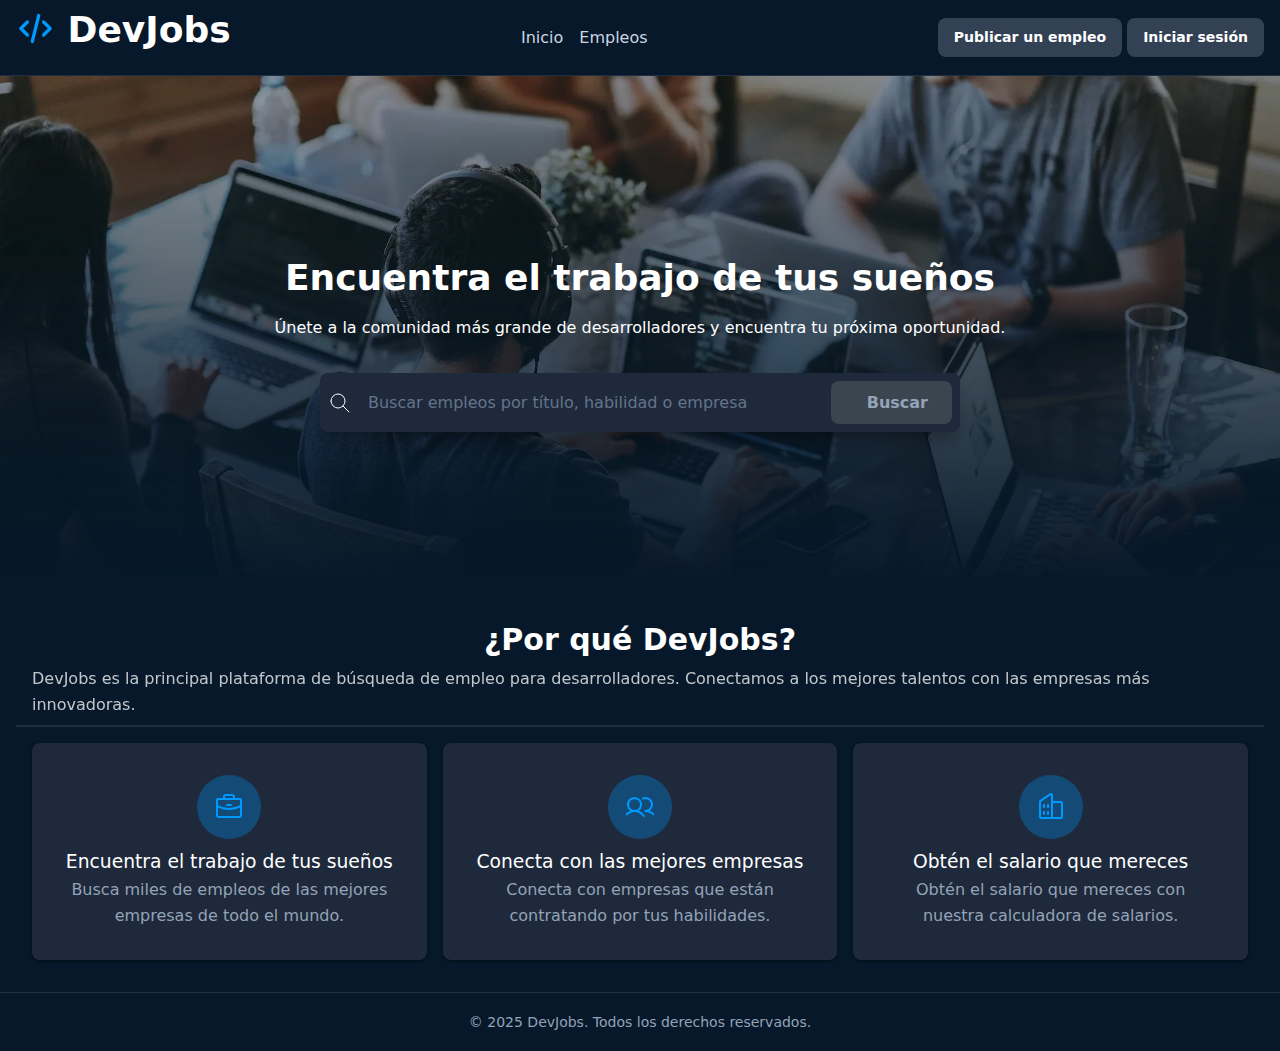
<file: 01-ejercicio-html-css/index.html>
<!-- Aquí el contenido de tu página index.html -->
<!DOCTYPE html>
<html lang="es">
  <head>
    <title>DevJobs - Inicio</title>
    <meta name="viewport" content="width=device-width, initial-scale=1.0" />
    <meta charset="UTF-8" />
    <meta
      name="description"
      content="Encuentra las mejores ofertas de trabajo para desarrolladores en DevJobs."
    />
    <link rel="icon" href="./images/favicon.svg" type="image/svg+xlm/" />
    <link rel="stylesheet" href="./styles.css" />
    <link rel="stylesheet" href="./responsive.css" />
  </head>

  <body>
    <header>
      <h1>
        <svg
          xmlns="http://www.w3.org/2000/svg"
          width="39"
          height="39"
          viewBox="0 0 24 24"
          fill="none"
          stroke="#09f"
          stroke-width="2"
          stroke-linecap="round"
          stroke-linejoin="round"
          class="icon icon-tabler icons-tabler-outline icon-tabler-code"
        >
          <path stroke="none" d="M0 0h24v24H0z" fill="none" />
          <path d="M7 8l-4 4l4 4" />
          <path d="M17 8l4 4l-4 4" />
          <path d="M14 4l-4 16" />
        </svg>
        DevJobs
      </h1>

      <nav>
        <a href="./index.html">
          <svg
            class="res-ico"
            xmlns="http://www.w3.org/2000/svg"
            width="24"
            height="24"
            viewBox="0 0 24 24"
            fill="none"
            stroke="currentColor"
            stroke-width="2"
            stroke-linecap="round"
            stroke-linejoin="round"
            class="icon icon-tabler icons-tabler-outline icon-tabler-home-2"
          >
            <path stroke="none" d="M0 0h24v24H0z" fill="none" />
            <path d="M5 12l-2 0l9 -9l9 9l-2 0" />
            <path d="M5 12v7a2 2 0 0 0 2 2h10a2 2 0 0 0 2 -2v-7" />
            <path d="M10 12h4v4h-4z" />
          </svg>
          <span class="res-txt">Inicio</span></a
        >
        <a href="./empleos.html">
          <svg
            class="res-ico"
            xmlns="http://www.w3.org/2000/svg"
            width="24"
            height="24"
            viewBox="0 0 24 24"
            fill="none"
            stroke="currentColor"
            stroke-width="2"
            stroke-linecap="round"
            stroke-linejoin="round"
            class="icon icon-tabler icons-tabler-outline icon-tabler-briefcase"
          >
            <path stroke="none" d="M0 0h24v24H0z" fill="none" />
            <path
              d="M3 7m0 2a2 2 0 0 1 2 -2h14a2 2 0 0 1 2 2v9a2 2 0 0 1 -2 2h-14a2 2 0 0 1 -2 -2z"
            />
            <path d="M8 7v-2a2 2 0 0 1 2 -2h4a2 2 0 0 1 2 2v2" />
            <path d="M12 12l0 .01" />
            <path d="M3 13a20 20 0 0 0 18 0" />
          </svg>
          <span class="res-txt">Empleos</span></a
        >
      </nav>

      <div>
        <a href="">
          <svg
            class="res-ico"
            xmlns="http://www.w3.org/2000/svg"
            width="24"
            height="24"
            viewBox="0 0 24 24"
            fill="currentColor"
            class="icon icon-tabler icons-tabler-filled icon-tabler-copy-plus"
          >
            <path stroke="none" d="M0 0h24v24H0z" fill="none" />
            <path
              d="M18.333 6a3.667 3.667 0 0 1 3.667 3.667v8.666a3.667 3.667 0 0 1 -3.667 3.667h-8.666a3.667 3.667 0 0 1 -3.667 -3.667v-8.666a3.667 3.667 0 0 1 3.667 -3.667zm-4.333 4a1 1 0 0 0 -1 1v2h-2a1 1 0 0 0 -.993 .883l-.007 .117a1 1 0 0 0 1 1h2v2a1 1 0 0 0 .883 .993l.117 .007a1 1 0 0 0 1 -1v-2h2a1 1 0 0 0 .993 -.883l.007 -.117a1 1 0 0 0 -1 -1h-2v-2a1 1 0 0 0 -.883 -.993zm1 -8c1.094 0 1.828 .533 2.374 1.514a1 1 0 1 1 -1.748 .972c-.221 -.398 -.342 -.486 -.626 -.486h-10c-.548 0 -1 .452 -1 1v9.998c0 .32 .154 .618 .407 .805l.1 .065a1 1 0 1 1 -.99 1.738a3 3 0 0 1 -1.517 -2.606v-10c0 -1.652 1.348 -3 3 -3z"
            />
          </svg>
          <span class="res-txt">Publicar un empleo</span></a
        >
        <a href="">
          <svg
            class="res-ico"
            xmlns="http://www.w3.org/2000/svg"
            width="24"
            height="24"
            viewBox="0 0 24 24"
            fill="none"
            stroke="currentColor"
            stroke-width="2"
            stroke-linecap="round"
            stroke-linejoin="round"
            class="icon icon-tabler icons-tabler-outline icon-tabler-login-2"
          >
            <path stroke="none" d="M0 0h24v24H0z" fill="none" />
            <path
              d="M9 8v-2a2 2 0 0 1 2 -2h7a2 2 0 0 1 2 2v12a2 2 0 0 1 -2 2h-7a2 2 0 0 1 -2 -2v-2"
            />
            <path d="M3 12h13l-3 -3" />
            <path d="M13 15l3 -3" />
          </svg>
          <span class="res-txt">Iniciar sesión</span></a
        >
      </div>
    </header>

    <main>
      <section>
        <img src="/background.webp" alt="trabajadores" width="200" />

        <h1>Encuentra el trabajo de tus sueños</h1>

        <p>
          Únete a la comunidad más grande de desarrolladores y encuentra tu
          próxima oportunidad.
        </p>

        <form role="search">
          <div>
            <svg
              class="res-txt"
              xmlns="http://www.w3.org/2000/svg"
              width="24"
              height="24"
              viewBox="0 0 24 24"
              fill="none"
              stroke="currentColor"
              stroke-width="1"
              stroke-linecap="round"
              stroke-linejoin="round"
              class="icon icon-tabler icons-tabler-outline icon-tabler-search"
            >
              <path stroke="none" d="M0 0h24v24H0z" fill="none" />
              <path d="M10 10m-7 0a7 7 0 1 0 14 0a7 7 0 1 0 -14 0" />
              <path d="M21 21l-6 -6" />
            </svg>
            <input
              required
              type="text"
              placeholder="Buscar empleos por título, habilidad o empresa"
            />

            <button type="submit">
              <svg
                class="res-ico"
                xmlns="http://www.w3.org/2000/svg"
                width="24"
                height="24"
                viewBox="0 0 24 24"
                fill="none"
                stroke="currentColor"
                stroke-width="1"
                stroke-linecap="round"
                stroke-linejoin="round"
                class="icon icon-tabler icons-tabler-outline icon-tabler-search"
              >
                <path stroke="none" d="M0 0h24v24H0z" fill="none" />
                <path d="M10 10m-7 0a7 7 0 1 0 14 0a7 7 0 1 0 -14 0" />
                <path d="M21 21l-6 -6" />
              </svg>
              <span class="res-txt">Buscar</span>
            </button>
          </div>
        </form>
      </section>

      <section>
        <header>
          <h2>¿Por qué DevJobs?</h2>
          <p>
            DevJobs es la principal plataforma de búsqueda de empleo para
            desarrolladores. Conectamos a los mejores talentos con las empresas
            más innovadoras.
          </p>
        </header>

        <footer>
          <article>
            <svg
              class="icons"
              fill="currentColor"
              height="32"
              viewBox="0 0 256 256"
              width="32"
              xmlns="http://www.w3.org/2000/svg"
              aria-hidden="true"
            >
              <path
                d="M216,56H176V48a24,24,0,0,0-24-24H104A24,24,0,0,0,80,48v8H40A16,16,0,0,0,24,72V200a16,16,0,0,0,16,16H216a16,16,0,0,0,16-16V72A16,16,0,0,0,216,56ZM96,48a8,8,0,0,1,8-8h48a8,8,0,0,1,8,8v8H96ZM216,72v41.61A184,184,0,0,1,128,136a184.07,184.07,0,0,1-88-22.38V72Zm0,128H40V131.64A200.19,200.19,0,0,0,128,152a200.25,200.25,0,0,0,88-20.37V200ZM104,112a8,8,0,0,1,8-8h32a8,8,0,0,1,0,16H112A8,8,0,0,1,104,112Z"
              ></path>
            </svg>
            <h3>Encuentra el trabajo de tus sueños</h3>
            <p>
              Busca miles de empleos de las mejores empresas de todo el mundo.
            </p>
          </article>

          <article>
            <svg
              class="icons"
              fill="currentColor"
              height="32"
              viewBox="0 0 256 256"
              width="32"
              xmlns="http://www.w3.org/2000/svg"
              aria-hidden="true"
            >
              <path
                d="M117.25,157.92a60,60,0,1,0-66.5,0A95.83,95.83,0,0,0,3.53,195.63a8,8,0,1,0,13.4,8.74,80,80,0,0,1,134.14,0,8,8,0,0,0,13.4-8.74A95.83,95.83,0,0,0,117.25,157.92ZM40,108a44,44,0,1,1,44,44A44.05,44.05,0,0,1,40,108Zm210.14,98.7a8,8,0,0,1-11.07-2.33A79.83,79.83,0,0,0,172,168a8,8,0,0,1,0-16,44,44,0,1,0-16.34-84.87,8,8,0,1,1-5.94-14.85,60,60,0,0,1,55.53,105.64,95.83,95.83,0,0,1,47.22,37.71A8,8,0,0,1,250.14,206.7Z"
              ></path>
            </svg>
            <h3>Conecta con las mejores empresas</h3>
            <p>
              Conecta con empresas que están contratando por tus habilidades.
            </p>
          </article>

          <article>
            <svg
              class="icons"
              fill="currentColor"
              height="32"
              viewBox="0 0 256 256"
              width="32"
              xmlns="http://www.w3.org/2000/svg"
              aria-hidden="true"
            >
              <path
                d="M240,208H224V96a16,16,0,0,0-16-16H144V32a16,16,0,0,0-24.88-13.32L39.12,72A16,16,0,0,0,32,85.34V208H16a8,8,0,0,0,0,16H240a8,8,0,0,0,0-16ZM208,96V208H144V96ZM48,85.34,128,32V208H48ZM112,112v16a8,8,0,0,1-16,0V112a8,8,0,1,1,16,0Zm-32,0v16a8,8,0,0,1-16,0V112a8,8,0,1,1,16,0Zm0,56v16a8,8,0,0,1-16,0V168a8,8,0,0,1,16,0Zm32,0v16a8,8,0,0,1-16,0V168a8,8,0,0,1,16,0Z"
              ></path>
            </svg>
            <h3>Obtén el salario que mereces</h3>
            <p>
              Obtén el salario que mereces con nuestra calculadora de salarios.
            </p>
          </article>
        </footer>
      </section>
    </main>

    <footer>
      <small>&copy; 2025 DevJobs. Todos los derechos reservados.</small>
    </footer>
  </body>
</html>
</file>
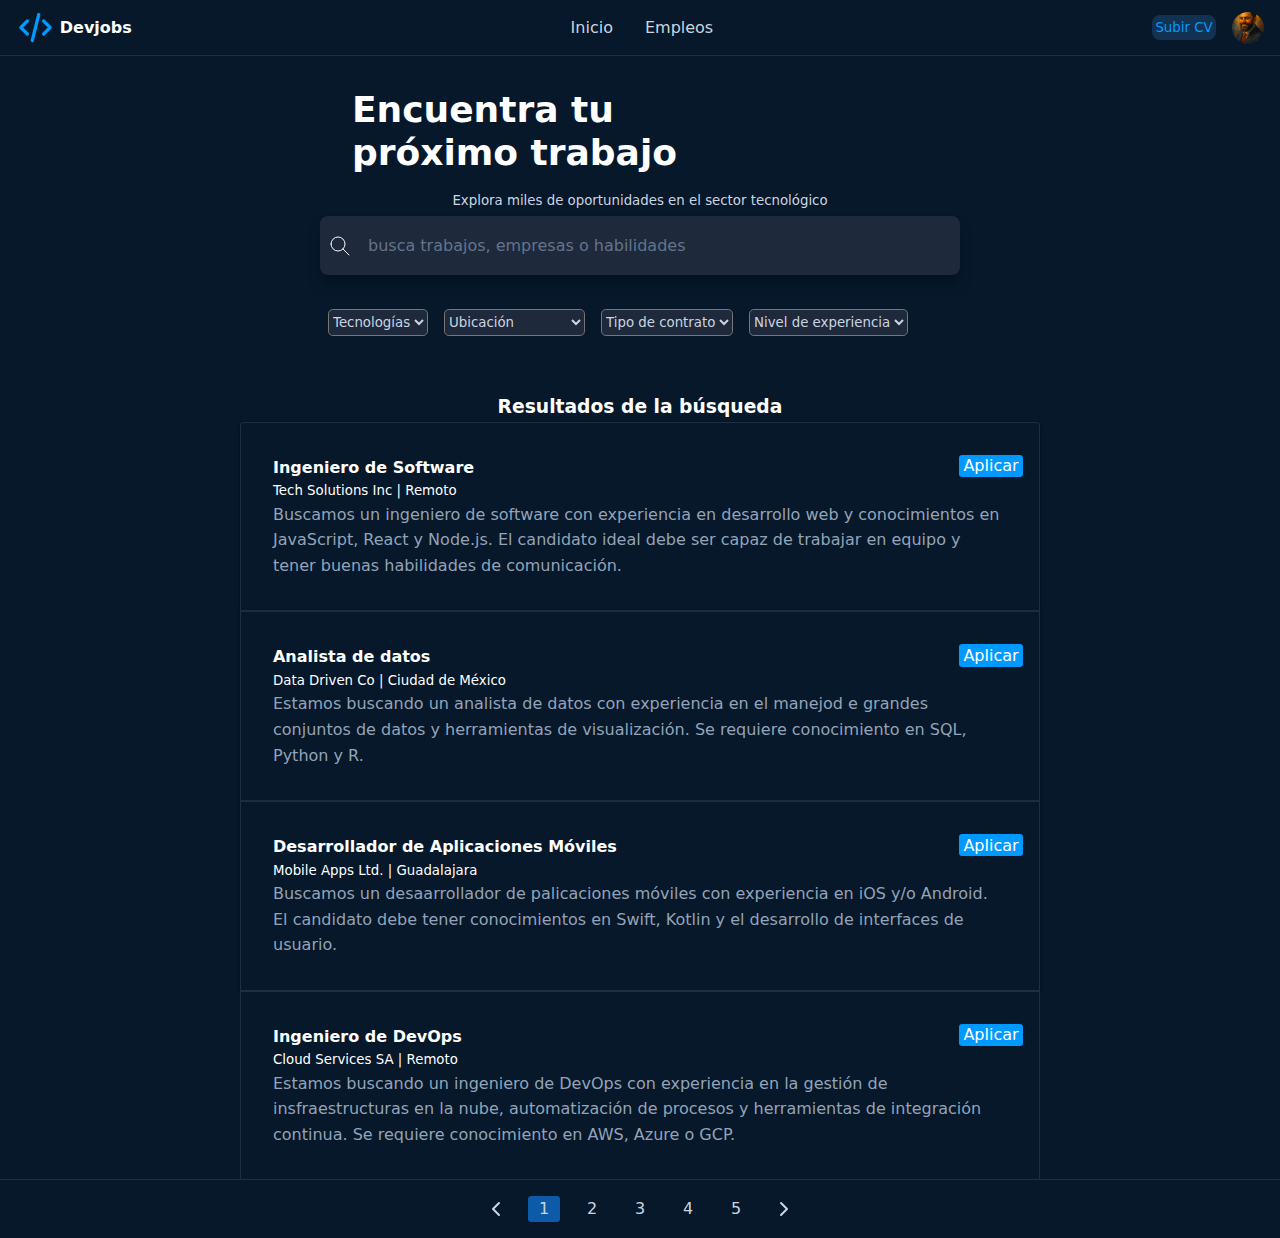
<file: 01-ejercicio-html-css/empleos.html>
<!-- Aquí el contenido de tu página empleos.html -->
 <!DOCTYPE html>
<html lang="es">
  <head>
    <meta charset="UTF-8" />
    <meta name="viewport" content="width=device-width, initial-scale=1.0" />
    <meta name="description" content="pagina de busqueda de empleos" />
    <meta name="robots" content="index, follow" />
    <meta
      name="theme color"
      media="(prefers-color-sheme: light)"
      content="#fffff"
    />
    <meta
      name="theme color"
      media="(prefers-color-sheme: dark)"
      content="#121212"
    />
    <link rel="icon" href="./images/favicon.svg" type="image/svg+xlm/" />
    <link rel="stylesheet" href="./styles.css" />
    <link rel="stylesheet" href="./responsive.css" />
    <title>Buscar empleos</title>
  </head>
  <body>
    <header>
      <nav id="empleosNav" class="navbar">
        <h4 class="logo">
          <svg
          xmlns="http://www.w3.org/2000/svg"
          width="39"
          height="39"
          viewBox="0 0 24 24"
          fill="none"
          stroke="#09f"
          stroke-width="2"
          stroke-linecap="round"
          stroke-linejoin="round"
          class="icon icon-tabler icons-tabler-outline icon-tabler-code"
        >
          <path stroke="none" d="M0 0h24v24H0z" fill="none" />
          <path d="M7 8l-4 4l4 4" />
          <path d="M17 8l4 4l-4 4" />
          <path d="M14 4l-4 16" />
        </svg>
          Devjobs
        </h4>
        <ul class="navLinks">
          <li>
          <a href="./index.html">
          <svg
            class="res-ico"
            xmlns="http://www.w3.org/2000/svg"
            width="24"
            height="24"
            viewBox="0 0 24 24"
            fill="none"
            stroke="currentColor"
            stroke-width="2"
            stroke-linecap="round"
            stroke-linejoin="round"
            class="icon icon-tabler icons-tabler-outline icon-tabler-home-2"
          >
            <path stroke="none" d="M0 0h24v24H0z" fill="none" />
            <path d="M5 12l-2 0l9 -9l9 9l-2 0" />
            <path d="M5 12v7a2 2 0 0 0 2 2h10a2 2 0 0 0 2 -2v-7" />
            <path d="M10 12h4v4h-4z" />
          </svg>
          <span class="res-txt">Inicio</span></a
        >
          </li>
          <li>
            <a href="./empleos.html">
          <svg
            class="res-ico"
            xmlns="http://www.w3.org/2000/svg"
            width="24"
            height="24"
            viewBox="0 0 24 24"
            fill="none"
            stroke="currentColor"
            stroke-width="2"
            stroke-linecap="round"
            stroke-linejoin="round"
            class="icon icon-tabler icons-tabler-outline icon-tabler-briefcase"
          >
            <path stroke="none" d="M0 0h24v24H0z" fill="none" />
            <path
              d="M3 7m0 2a2 2 0 0 1 2 -2h14a2 2 0 0 1 2 2v9a2 2 0 0 1 -2 2h-14a2 2 0 0 1 -2 -2z"
            />
            <path d="M8 7v-2a2 2 0 0 1 2 -2h4a2 2 0 0 1 2 2v2" />
            <path d="M12 12l0 .01" />
            <path d="M3 13a20 20 0 0 0 18 0" />
          </svg>
          <span class="res-txt">Empleos</span></a
        >
          </li>
        </ul>
        <div class="navActions">
          <button class="uploadBtn"
          type="button"
          onclick="document.getElementById('subircv').click()"
        >
        <svg class="res-ico" xmlns="http://www.w3.org/2000/svg" width="24" height="24" viewBox="0 0 24 24" fill="none" stroke="currentColor" stroke-width="2" stroke-linecap="round" stroke-linejoin="round" class="icon icon-tabler icons-tabler-outline icon-tabler-file-cv"><path stroke="none" d="M0 0h24v24H0z" fill="none"/><path d="M14 3v4a1 1 0 0 0 1 1h4" /><path d="M17 21h-10a2 2 0 0 1 -2 -2v-14a2 2 0 0 1 2 -2h7l5 5v11a2 2 0 0 1 -2 2z" /><path d="M11 12.5a1.5 1.5 0 0 0 -3 0v3a1.5 1.5 0 0 0 3 0" /><path d="M13 11l1.5 6l1.5 -6" /></svg>
        <span class="res-txt">Subir CV</span>
        </button>
        <input type="file" id="subircv" name="cv" hidden />
        <img class="userImg" src="./images/user.png" alt="user" />
      </nav>
        </div>
    </header>
    <main>
      <article id="searchtl">
        <h1>Encuentra tu próximo trabajo</h1>
        <p><small>Explora miles de oportunidades en el sector tecnológico</small> </p>
      </article>
      <section>
        <form role="search">
            <div>
          <svg
            xmlns="http://www.w3.org/2000/svg"
            width="24"
            height="24"
            viewBox="0 0 24 24"
            fill="none"
            stroke="currentColor"
            stroke-width="1"
            stroke-linecap="round"
            stroke-linejoin="round"
            class="icon icon-tabler icons-tabler-outline icon-tabler-search"
          >
            <path stroke="none" d="M0 0h24v24H0z" fill="none" />
            <path d="M10 10m-7 0a7 7 0 1 0 14 0a7 7 0 1 0 -14 0" />
            <path d="M21 21l-6 -6" />
          </svg>
          <input
            type="text"
            placeholder="busca trabajos, empresas o habilidades"
          />
        </div>
          <br/>
          <div class="filters">
          <select class="filter" title="tecnologías">
            <option value="tecnología">Tecnologías</option>
            <option value="js">JavaScript</option>
            <option value="react">React</option>
            <option value="node">NodeJs</option>
            <option value="sql">SQL</option>
            <option value="python">Python</option>
            <option value="r">R</option>
            <option value="swift">Swift</option>
            <option value="kotlin">Kotlin</option>
            <option value="AWS">AWS</option>
            <option value="azure">Azure</option>
            <option value="GCP">GCP</option>
          </select>
          <select class="filter" title="ubicación">
            <option value="ubicación">Ubicación</option>
            <option value="remoto">Remoto</option>
            <option value="ciudad-de-mexico">Ciudad de Mexico</option>
            <option value="guadalajara">Guadalajara</option>
          </select>
          <select class="filter" title="contrato">
            <option value="contrato">Tipo de contrato</option>
          </select>
          <select class="filter" title="xp">
            <option value="xp">Nivel de experiencia</option>
          </select>
          </div>
        </form>
      </section>
      <section class="results">
        <h3>Resultados de la búsqueda</h3>
        <article>
          <h4>Ingeniero de Software</h4>
          <small>Tech Solutions Inc | Remoto</small>
          <p>
            Buscamos un ingeniero de software con experiencia en desarrollo web
            y conocimientos en JavaScript, React y Node.js. El candidato ideal
            debe ser capaz de trabajar en equipo y tener buenas habilidades de
            comunicación.
          </p>
          <a href="./detail.html">Aplicar</a>
        </article>
        <article>
          <h4>Analista de datos</h4>
          <small>Data Driven Co | Ciudad de México</small>
          <p>
            Estamos buscando un analista de datos con experiencia en el manejod
            e grandes conjuntos de datos y herramientas de visualización. Se
            requiere conocimiento en SQL, Python y R.
          </p>
          <a>Aplicar</a>
        </article>
        <article>
          <h4>Desarrollador de Aplicaciones Móviles</h4>
          <small>Mobile Apps Ltd. | Guadalajara</small>
          <p>
            Buscamos un desaarrollador de palicaciones móviles con experiencia
            en iOS y/o Android. El candidato debe tener conocimientos en Swift,
            Kotlin y el desarrollo de interfaces de usuario.
          </p>
          <a>Aplicar</a>
        </article>
        <article>
          <h4>Ingeniero de DevOps</h4>
          <small>Cloud Services SA | Remoto</small>
          <p>
            Estamos buscando un ingeniero de DevOps con experiencia en la
            gestión de insfraestructuras en la nube, automatización de procesos
            y herramientas de integración continua. Se requiere conocimiento en
            AWS, Azure o GCP.
          </p>
          <a>Aplicar</a>
        </article>
      </section>
    </main>
    <footer>
      <nav class="pagination">
        <a href=""
          ><svg
            xmlns="http://www.w3.org/2000/svg"
            width="24"
            height="24"
            viewBox="0 0 24 24"
            fill="none"
            stroke="currentColor"
            stroke-width="2"
            stroke-linecap="round"
            stroke-linejoin="round"
            class="icon icon-tabler icons-tabler-outline icon-tabler-chevron-left"
          >
            <path stroke="none" d="M0 0h24v24H0z" fill="none" />
            <path d="M15 6l-6 6l6 6" /></svg
        ></a>
        <a class="selected" >1</a>
        <a href="">2</a>
        <a href="">3</a>
        <a href="">4</a>
        <a href="">5</a>
        <a href=""
          ><svg
            xmlns="http://www.w3.org/2000/svg"
            width="24"
            height="24"
            viewBox="0 0 24 24"
            fill="none"
            stroke="currentColor"
            stroke-width="2"
            stroke-linecap="round"
            stroke-linejoin="round"
            class="icon icon-tabler icons-tabler-outline icon-tabler-chevron-right"
          >
            <path stroke="none" d="M0 0h24v24H0z" fill="none" />
            <path d="M9 6l6 6l-6 6" /></svg
        ></a>
      </nav>
    </footer>
  </body>
</html>
</file>
<file: 01-ejercicio-html-css/styles.css>
/* Aquí el contenido de tu archivo styles.css */

* {
  margin: 0;
  padding: 0;
  box-sizing: border-box;
}

:root {
  --primary: #3b4550;
  --primary-dark: #0a3d66;
  --primary-hover: #0d5ba8;
  --primary-light: #09f;
  --background: #06182a;
  --text-primary: #ffffff;
  --text-secondary: #cbd5e1;
  --text-muted: #94a3b8;
  --border: rgba(255, 255, 255, 0.1);
  --card-bg: #1e293b;
  --shadow: rgba(0, 0, 0, 0.3);
  --input-bg: #1e293b;
  --hsla-example: hsla(210, 100%, 56%, 1);
}

@font-face {
  font-family: "Inter Variable";
  font-style: normal;
  font-display: swap;
  font-weight: 100 900;
  src: url(https://cdn.jsdelivr.net/fontsource/fonts/inter:vf@latest/latin-wght-normal.woff2)
    format("woff2-variations");
  unicode-range: U+0000-00FF, U+0131, U+0152-0153, U+02BB-02BC, U+02C6, U+02DA,
    U+02DC, U+0304, U+0308, U+0329, U+2000-206F, U+20AC, U+2122, U+2191, U+2193,
    U+2212, U+2215, U+FEFF, U+FFFD;
}

body {
  font-family: system-ui;
  background-color: var(--background);
  color: var(--text-primary);
  min-height: 100vh;
  display: flex;
  flex-direction: column;
  line-height: 1.6;
}

/* Títulos principales */
h1 {
  font-size: 2.25rem;
  font-weight: 900;
  margin-bottom: 1rem;
  line-height: 1.2;
  text-wrap: balance;

  svg {
    display: inline-block;
    vertical-align: -0.38rem;
  }
}

h1 + p {
  text-wrap: balance;
  margin-bottom: 2rem;
}

.res-ico {
  display: none;
}

/* Header */
header {
  border-bottom: 1px solid var(--border);
  background: var(--background);
  padding: 0.5rem 1rem;
  display: flex;
  align-items: center;
  justify-content: space-between;
  gap: 2rem;

  h2 {
    font-size: 1.25rem;
    font-weight: 700;
    color: var(--text-primary);
  }
}

/* Navegación del header a otras páginas */

nav {
  align-items: center;
  gap: 1rem;
  display: flex;

  a {
    text-decoration: none;
    color: var(--text-secondary);
    transition: color 0.2s;
    font-weight: 500;

    &:hover,
    &:focus {
      color: var(--primary);
      outline: none;
    }
  }
}

/* Botones del Header */
header div a {
  padding: 0.5rem 1rem;
  border-radius: 0.5rem;
  background-color: #334155;
  color: var(--text-primary);
  display: inline-block;
  font-size: 0.875rem;
  font-weight: 700;
  text-decoration: none;
  /* TODO */
}

/* Hero */
main > section:nth-child(1) {
  height: 500px;
  text-align: center;
  display: flex;
  flex-direction: column;
  justify-content: center;
  align-items: center;

  h1 {
    padding-top: 36px;
  }

  & > img {
    position: absolute;
    width: 100%;
    height: 100%;
    object-fit: cover;
    z-index: -1;
    left: 0;
    right: 0;
    mask-image: linear-gradient(
      to bottom,
      rgba(16, 25, 34, 1) 5%,
      rgba(16, 25, 34, 0) 80%
    );
  }
}

/* Formulario de Búsqueda */
form {
  max-width: 42rem;
  width: 100%;
  margin: 0 auto;
  padding-inline: 1rem;
}

form > div {
  display: flex;
  align-items: center;
  background-color: var(--input-bg);
  border-radius: 0.5rem;
  box-shadow: 0 10px 15px -3px var(--shadow);
  padding: 0.5rem;
  gap: 0.5rem;
}

form span {
  padding-left: 0.75rem;
  color: var(--text-muted);
  display: flex;
  align-items: center;
  flex-shrink: 0;
}

form input[type="text"] {
  flex: 1;
  background: transparent;
  border: none;
  outline: none;
  color: var(--text-primary);
  padding: 0.75rem 0.5rem;
  font-size: 1rem;
  font-family: inherit;
}

form input[type="text"]::placeholder {
  color: #64748b;
}

form button[type="submit"] {
  padding: 0.75rem 1.5rem;
  border-radius: 0.5rem;
  background-color: var(--primary);
  color: white;
  font-weight: 700;
  border: none;
  cursor: pointer;
  transition: background-color 0.2s;
  font-family: inherit;
  font-size: 1rem;
  white-space: nowrap;
}

form button[type="submit"]:hover,
form button[type="submit"]:focus {
  background-color: var(--primary-hover);
  outline: 2px solid white;
  outline-offset: 2px;
}

/* Features Section */
main > section:nth-child(2) {
  padding-inline: 1rem;
  background-color: var(--background);
  padding-top: 2rem;

  & > header {
    gap: 2px;
    flex-direction: column;

    h2 {
      margin-bottom: 0;
    }

    p {
      opacity: 0.75;
    }
  }

  & > div {
    max-width: 1280px;
    margin: 0 auto;
  }
}

main > section:nth-child(2) h2 {
  font-size: 1.875rem;
  font-weight: 700;
  color: var(--text-primary);
  margin-bottom: 1rem;
}

main > section:nth-child(2) > div > div:first-child > p {
  font-size: 1.125rem;
  color: var(--text-muted);
  max-width: 42rem;
  margin: 0 auto;
}

/* Grid de Features */
main > section:nth-child(2) footer {
  display: grid;
  grid-template-columns: repeat(auto-fit, minmax(280px, 1fr));
  gap: 16px;
}

/* Feature Cards */
/* article {
  background-color: var(--card-bg);
  padding: 2rem;
  margin-bottom: 16px;
  border-radius: 0.5rem;
  box-shadow: 0px 1px 3px 0 var(--shadow);

  svg {
    color: var(--primary-light);
    background: rgba(0, 153, 255, 0.3);
    border-radius: 9999px;
    width: 64px;
    height: 64px;
    padding: 16px;
  }

  h3 {
    font-weight: 500;
  }

  p {
    color: var(--text-muted);
  }
} */

/* Footer */
footer {
  background-color: var(--background);
  border-top: 1px solid var(--border);
  text-align: center;
  padding: 16px;

  small {
    color: var(--text-muted);
    font-size: 0.875rem;
  }
}

article {
  background-color: var(--card-bg);
  padding: 2rem;
  margin-bottom: 16px;
  border-radius: 0.5rem;
  box-shadow: 0px 1px 3px 0px rgba(0, 0, 0, 0.5);

  .icons {
    color: var(--primary-light);
    background: rgba(0, 153, 255, 0.3);
    width: 64px;
    height: 64px;
    border-radius: 100%;
    padding: 16px;
  }

  p {
    color: var(--text-muted);
  }

  h3 {
    font-weight: 500;
  }
}

#empleosNav {
  width: 100%;
  display: flex;
  .logo {
    display: flex;
    justify-content: flex-start;
    align-items: center;
    gap: 0.3rem;
  }

  .navLinks {
    list-style: none;
    width: 100%;
    display: flex;
    justify-content: center;
    gap: 2rem;
  }

  .navActions {
    display: flex;
    justify-content: flex-end;
    align-items: center;
    gap: 1rem;
    max-width: max-content;
  }
  .uploadBtn {
    background-color: rgb(19, 50, 81);
    font-family: system-ui, -apple-system, BlinkMacSystemFont, "Segoe UI",
      Roboto, Oxygen, Ubuntu, Cantarell, "Open Sans", "Helvetica Neue",
      sans-serif;
    color: var(--primary-light);
    width: 4rem;
    height: 1.6rem;
    border-radius: 0.5rem;
    border-style: none;
  }
  .uploadBtn:hover {
    background-color: var(--primary-light);
    color: rgb(19, 50, 81);
  }

  .userImg {
    border-radius: 50%;
    height: 2rem;
    width: 2rem;
    object-fit: cover;
  }
}

#searchtl {
  height: 8rem;
  background-color: #06182a;
  display: flex;
  flex-wrap: wrap;
  justify-content: center;
  border-bottom: none;
  box-shadow: none;
  max-width: 40rem;
  margin: auto;

  small {
    display: flex;
    flex-wrap: wrap;
    color: #cbd5e1;
    justify-content: center;
  }
}

.searchbar {
  form {
    max-width: 42rem;
    width: 100%;
    margin: 0 auto;
    padding-inline: 1rem;
  }

  form > div {
    display: flex;
    align-items: center;
    background-color: var(--input-bg);
    border-radius: 0.5rem;
    box-shadow: 0 10px 15px -3px var(--shadow);
    padding: 0.5rem;
    gap: 0.5rem;
  }

  form span {
    padding-left: 0.75rem;
    color: var(--text-muted);
    display: flex;
    align-items: center;
    flex-shrink: 0;
  }

  form input[type="text"] {
    flex: 1;
    background: transparent;
    border: none;
    outline: none;
    color: var(--text-primary);
    padding: 0.75rem 0.5rem;
    font-size: 1rem;
    font-family: inherit;
  }

  form input[type="text"]::placeholder {
    color: #64748b;
  }

  form button[type="submit"] {
    padding: 0.75rem 1.5rem;
    border-radius: 0.5rem;
    background-color: var(--primary);
    color: white;
    font-weight: 700;
    border: none;
    cursor: pointer;
    transition: background-color 0.2s;
    font-family: inherit;
    font-size: 1rem;
    white-space: nowrap;
  }

  form button[type="submit"]:hover,
  form button[type="submit"]:focus {
    background-color: var(--primary-hover);
    outline: 2px solid white;
    outline-offset: 2px;
  }
}

.filters {
  background-color: var(--background);
  display: flex;
  gap: 1rem;
  box-shadow: none;
  margin-bottom: 3rem;

  .filter {
    height: 1.7rem;
    background-color: var(--input-bg);
    border-radius: 0.3rem;
    font-family: system-ui, -apple-system, BlinkMacSystemFont, "Segoe UI",
      Roboto, Oxygen, Ubuntu, Cantarell, "Open Sans", "Helvetica Neue",
      sans-serif;
    color: var(--text-secondary);
  }
}

.results {
  display: flex;
  flex-direction: column;
  align-items: center;
  max-width: 98vw;
  margin: auto;
  border-radius: 2rem;

  article:nth-of-type(1) {
    border-radius: 4px 4px 0 0;
  }

  article:last-child {
    border-bottom: none;
    box-shadow: none;
  }

  h3 {
    display: flex;
    justify-content: center;
  }

  article {
    position: relative;
    overflow: hidden;
    display: grid;
    background-color: #06182a;
    border-radius: 0;
    border: 1px solid rgba(255, 255, 255, 0.1);
    margin: 0;
    max-width: 50rem;

    a {
      position: absolute;
      right: 1rem;
      top: 2rem;
      display: flex;
      align-items: center;
      justify-content: center;
      text-decoration: none;
      background-color: #09f;
      color: var(--text-primary);
      border-radius: 0.2rem;
      border: none;
      width: 4rem;
      height: 1.4rem;
      &:hover {
        color: #09f;
        background-color: var(--text-primary);
      }
    }
  }
}

.pagination {
  display: flex;
  justify-content: center;
  align-items: center;

  .selected {
    background-color: #0d5ba8;
    border-radius: 0.2rem;
  }
  a {
    display: flex;
    justify-content: center;
    text-decoration: none;
    width: 2rem;
    border-radius: 3%;

    &:hover {
      background-color: var(--text-muted);
    }
  }
}

/*

*/
</file>
<file: 01-ejercicio-html-css/responsive.css>
@media (max-width: 807px) {
  body {
    padding: 0 10px;
  }
  /*Logo*/
  h1 {
    display: flex;
    align-items: center;
    font-size: clamp(1.2rem, 4vw, 2.5rem);
    gap: 0.5rem;
  }
  svg {
    vertical-align: middle;
  }
  .res-ico {
    display: flex;
  }
  .res-txt {
    display: none;
  }
  /* Hero */
  main > section:nth-child(1) {
    from input {
      display: none;
    }
  }
  #empleosNav .uploadBtn {
    background: none;
    color: var(--text-secondary);
    border: none;
  }
}
</file>
